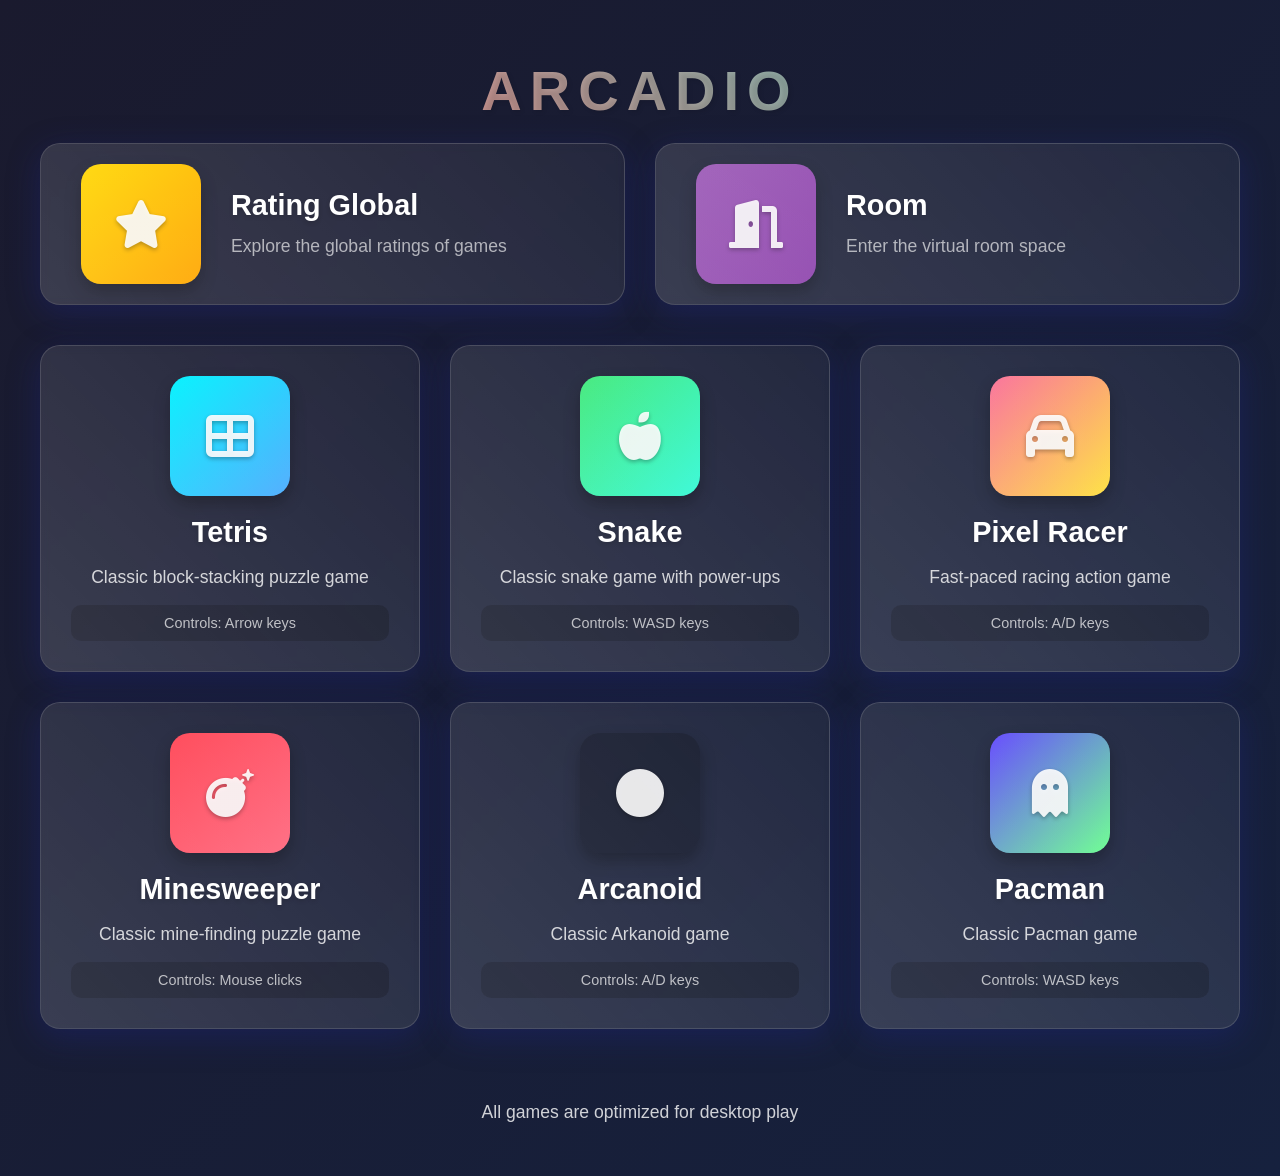
<file: arcadio/index.html>
<!DOCTYPE html>
<html lang="en">
<head>
    <meta charset="UTF-8">
    <meta name="viewport" content="width=device-width, initial-scale=1.0">
    <title>Arcadia Games</title>
    <link rel="stylesheet" href="style.css">
    <link rel="stylesheet" href="https://cdnjs.cloudflare.com/ajax/libs/font-awesome/6.0.0/css/all.min.css">
    <script>
        function isMobileDevice() {
            return /Mobi|Android/i.test(navigator.userAgent);
        }

        window.onload = function() {
            if (isMobileDevice()) {
                // Open the PC.html modal
                window.open('PC/PC.html', '_blank');
            }
        };
    </script>
</head>
<body>
    <div class="container">
        <h1>ARCADIO</h1>
        <div class="services-section">
            <div class="game-card rating-card" onclick="location.href='rating/index.html'">
                <div class="game-icon rating-icon">
                    <i class="fas fa-star"></i>
                </div>
                <div class="card-content">
                    <h2>Rating Global</h2>
                    <p>Explore the global ratings of games</p>
                </div>
            </div>
            <div class="game-card room-card" onclick="location.href='room/index.html'">
                <div class="game-icon room-icon">
                    <i class="fas fa-door-open"></i>
                </div>
                <div class="card-content">
                    <h2>Room</h2>
                    <p>Enter the virtual room space</p>
                </div>
            </div>
        </div>
        <div class="games-grid">
            <div class="game-card" onclick="location.href='games/tetris/index.html'">
                <div class="game-icon tetris-icon">
                    <i class="fas fa-th-large"></i>
                </div>
                <h2>Tetris</h2>
                <p>Classic block-stacking puzzle game</p>
                <div class="game-controls">Controls: Arrow keys</div>
            </div>
            
            <div class="game-card" onclick="location.href='games/snake/index.html'">
                <div class="game-icon snake-icon">
                    <i class="fas fa-apple-alt"></i>
                </div>
                <h2>Snake</h2>
                <p>Classic snake game with power-ups</p>
                <div class="game-controls">Controls: WASD keys</div>
            </div>
            
            <div class="game-card" onclick="location.href='games/care/index.html'">
                <div class="game-icon racing-icon">
                    <i class="fas fa-car"></i>
                </div>
                <h2>Pixel Racer</h2>
                <p>Fast-paced racing action game</p>
                <div class="game-controls">Controls: A/D keys</div>
            </div>

            <div class="game-card" onclick="location.href='games/minesweeper/index.html'">
                <div class="game-icon minesweeper-icon">
                    <i class="fas fa-bomb"></i>
                </div>
                <h2>Minesweeper</h2>
                <p>Classic mine-finding puzzle game</p>
                <div class="game-controls">Controls: Mouse clicks</div>
            </div>

            <div class="game-card" onclick="location.href='games/arcanoid/index.html'">
                <div class="game-icon arcanoid-icon">
                    <i class="fas fa-circle"></i> <!-- Заменяем на иконку шарика -->
                </div>
                <h2>Arcanoid</h2>
                <p>Classic Arkanoid game</p>
                <div class="game-controls">Controls: A/D keys</div>
            </div>

            <div class="game-card" onclick="location.href='games/pacman/index.html'">
                <div class="game-icon pacman-icon">
                    <i class="fas fa-ghost"></i> 
                </div>
                <h2>Pacman</h2>
                <p>Classic Pacman game</p>
                <div class="game-controls">Controls: WASD keys</div>
            </div>
        </div>
        
        <footer>
            <p>All games are optimized for desktop play</p>
        </footer>
    </div>
</body>
</html>
</file>
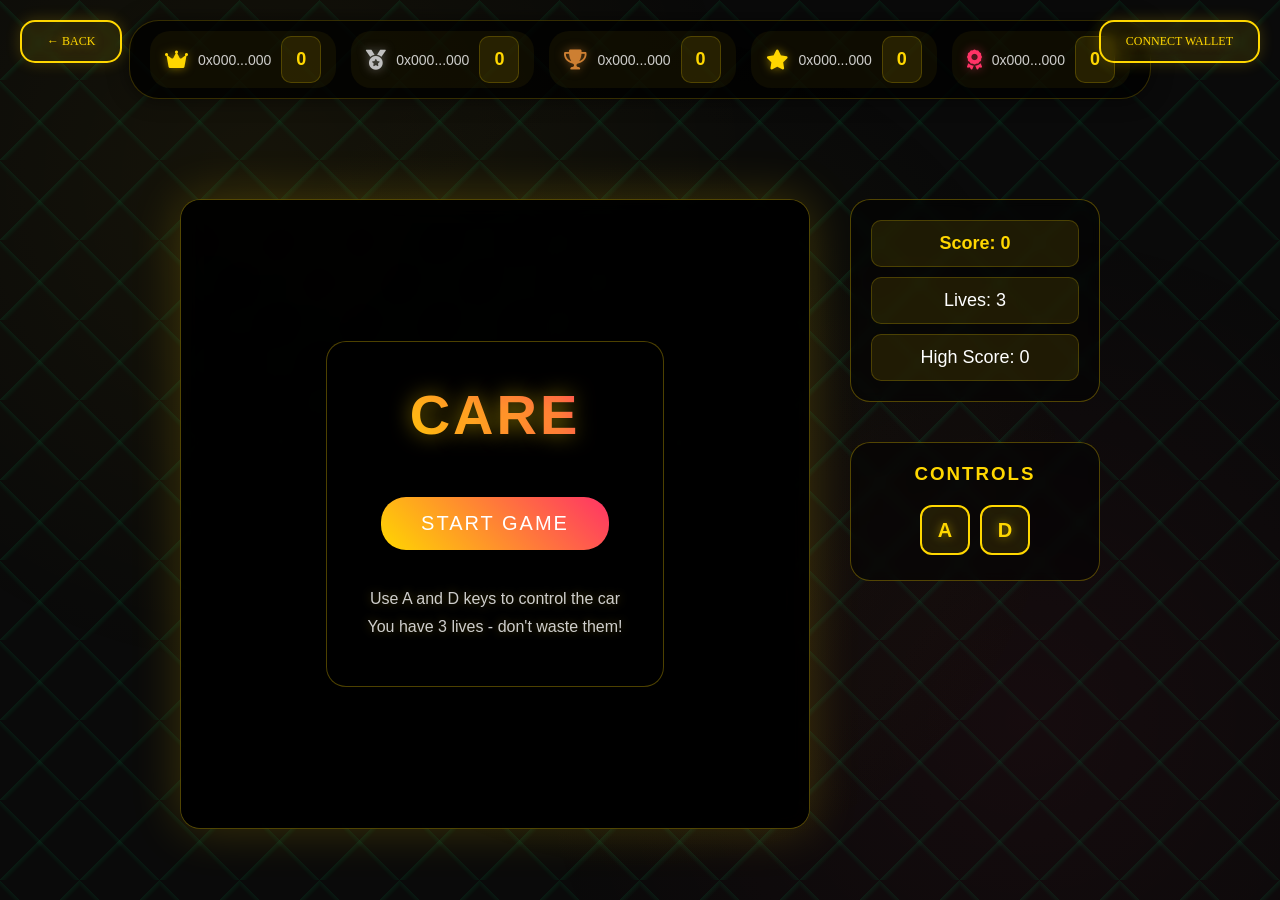
<file: arcadio/games/care/index.html>
<!DOCTYPE html>
<html lang="en">
<head>
    <meta charset="UTF-8">
    <meta name="viewport" content="width=device-width, initial-scale=1.0, maximum-scale=1.0, user-scalable=no">
    <title>Pixel Racer</title>
    <link rel="stylesheet" href="css/style.css">
    <link rel="stylesheet" href="https://cdnjs.cloudflare.com/ajax/libs/font-awesome/6.0.0/css/all.min.css">
</head>
<body>
    <div id="mobileOverlay" class="mobile-overlay">
        <div class="mobile-message">
            <i class="fas fa-car"></i>
            <h2>PC Only Game</h2>
            <p>This game is only available on desktop computers.</p>
            <p>Please open it on your PC to play.</p>
        </div>
    </div>
    <div class="game-container">
        <div class="ranking-bar">
            <div class="rank-item">
                <i class="fas fa-crown"></i>
                <span class="wallet">0x000...000</span>
                <span class="score">0</span>
            </div>
            <div class="rank-item">
                <i class="fas fa-medal"></i>
                <span class="wallet">0x000...000</span>
                <span class="score">0</span>
            </div>
            <div class="rank-item">
                <i class="fas fa-trophy"></i>
                <span class="wallet">0x000...000</span>
                <span class="score">0</span>
            </div>
            <div class="rank-item">
                <i class="fas fa-star"></i>
                <span class="wallet">0x000...000</span>
                <span class="score">0</span>
            </div>
            <div class="rank-item">
                <i class="fas fa-award"></i>
                <span class="wallet">0x000...000</span>
                <span class="score">0</span>
            </div>
        </div>
        <button id="walletButton" class="wallet-button" onclick="walletConnection.connectWallet()">Connect Wallet</button>
        <a href="../../index.html" class="back-button">← Back</a>

        <div class="game-wrapper">
            <div class="side-panel">
                <div class="score-container">
                    <div class="score">Score: <span id="score">0</span></div>
                    <div class="lives">Lives: <span id="lives">3</span></div>
                    <div class="high-score">High Score: <span id="highScore">0</span></div>
                </div>
                
                <div class="controls">
                    <h3>Controls</h3>
                    <div class="control-row">
                    </div>
                    <div class="control-row">
                        <button class="control-btn" data-key="KeyA">A</button>
                        <button class="control-btn" data-key="KeyD">D</button>
                    </div>
                </div>
            </div>

            <div class="game-board">
                <canvas id="gameCanvas"></canvas>
                <div class="continue-overlay" id="continueOverlay">
                    
                </div>
                <div class="overlay" id="overlay">
                    <div class="menu">
                        <h1>CARE</h1>
                        <button id="startGame" class="btn">Start Game</button>
                        <div class="instructions">
                            <p>Use A and D keys to control the car</p>
                            <p>You have 3 lives - don't waste them!</p>
                        </div>
                    </div>
                </div>
            </div>
        </div>
    </div>

    <!-- Audio elements -->
    <audio id="gameMusic" loop>
        <source src="Run.mp3" type="audio/mpeg">
    </audio>
    <audio id="crashSound">
        <source src="Dead.mp3" type="audio/mpeg">
    </audio>

    <!-- Scripts -->
    <script src="js/wallet.js"></script>
    <script src="js/game.js"></script>
    <script src="js/app.js"></script>
</body>
</html>
</file>
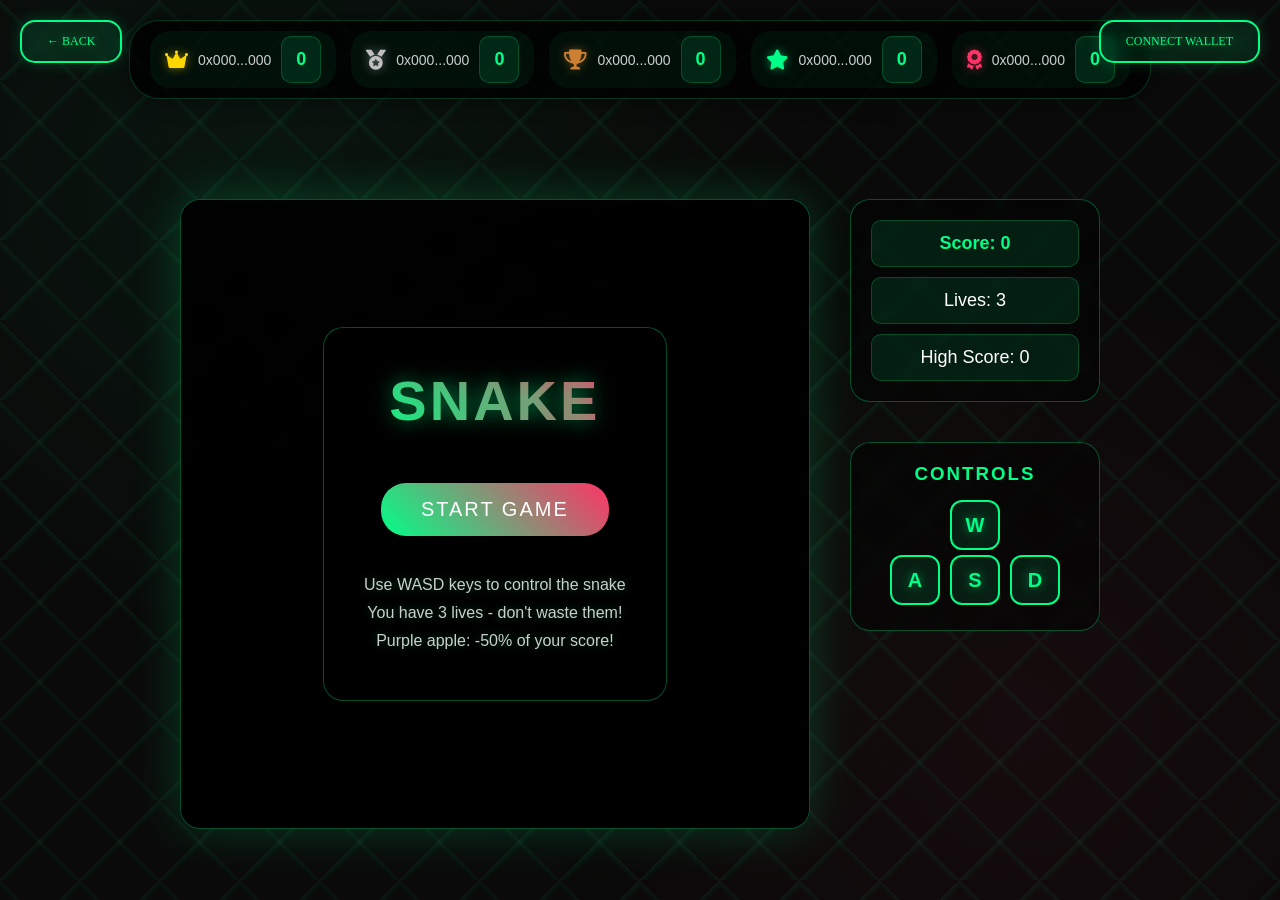
<file: arcadio/games/snake/index.html>
<!DOCTYPE html>
<html lang="en">
<head>
    <meta charset="UTF-8">
    <meta name="viewport" content="width=device-width, initial-scale=1.0, maximum-scale=1.0, user-scalable=no">
    <title>Snake - Arcade Games</title>
    <link rel="stylesheet" href="css/style.css">
    <link rel="stylesheet" href="https://cdnjs.cloudflare.com/ajax/libs/font-awesome/6.0.0/css/all.min.css">
</head>
<body>
    <div id="mobileOverlay" class="mobile-overlay">
        <div class="mobile-message">
            <i class="fas fa-apple-alt"></i>
            <h2>PC Only Game</h2>
            <p>This game is only available on desktop computers.</p>
            <p>Please open it on your PC to play.</p>
        </div>
    </div>
    <div class="game-container">
        <div class="ranking-bar">
            <div class="rank-item">
                <i class="fas fa-crown"></i>
                <span class="wallet">0x000...000</span>
                <span class="score">0</span>
            </div>
            <div class="rank-item">
                <i class="fas fa-medal"></i>
                <span class="wallet">0x000...000</span>
                <span class="score">0</span>
            </div>
            <div class="rank-item">
                <i class="fas fa-trophy"></i>
                <span class="wallet">0x000...000</span>
                <span class="score">0</span>
            </div>
            <div class="rank-item">
                <i class="fas fa-star"></i>
                <span class="wallet">0x000...000</span>
                <span class="score">0</span>
            </div>
            <div class="rank-item">
                <i class="fas fa-award"></i>
                <span class="wallet">0x000...000</span>
                <span class="score">0</span>
            </div>
        </div>
        <button id="walletButton" class="wallet-button" onclick="walletConnection.connectWallet()">Connect Wallet</button>
        <a href="../../index.html" class="back-button">← Back</a>
        
        <audio id="gameMusic" loop>
            <source src="SnakeRun.mp3" type="audio/mpeg">
        </audio>
        <audio id="deadSound">
            <source src="SnakeDead.mp3" type="audio/mpeg">
        </audio>

        
        <div class="game-wrapper">
            <div class="side-panel">
                <div class="score-container">
                    <div class="score">Score: <span id="score">0</span></div>
                    <div class="lives">Lives: <span id="lives">3</span></div>
                    <div class="high-score">High Score: <span id="highScore">0</span></div>
                </div>
                
                <div class="controls">
                    <h3>Controls</h3>
                    <div class="control-row">
                        <button class="control-btn" data-key="KeyW">W</button>
                    </div>
                    <div class="control-row">
                        <button class="control-btn" data-key="KeyA">A</button>
                        <button class="control-btn" data-key="KeyS">S</button>
                        <button class="control-btn" data-key="KeyD">D</button>
                    </div>
                </div>
            </div>

            <div class="game-board">
                <canvas id="gameCanvas"></canvas>
                <div class="continue-overlay" id="continueOverlay">
                    <div class="menu">
                        <h1>GAME OVER</h1>
                        <button id="continueGame" class="btn">Continue</button>
                    </div>
                </div>
                <div class="overlay" id="overlay">
                    <div class="menu">
                        <h1>SNAKE</h1>
                        <button id="startGame" class="btn">Start Game</button>
                        <div class="instructions">
                            <p>Use WASD keys to control the snake</p>
                            <p>You have 3 lives - don't waste them!</p>
                            <p>Purple apple: -50% of your score!</p>
                        </div>
                    </div>
                </div>
            </div>
        </div>
    </div>

    <script>
    if (!CanvasRenderingContext2D.prototype.roundRect) {
        CanvasRenderingContext2D.prototype.roundRect = function(x, y, width, height, radius) {
            if (width < 2 * radius) radius = width / 2;
            if (height < 2 * radius) radius = height / 2;
            this.beginPath();
            this.moveTo(x + radius, y);
            this.arcTo(x + width, y, x + width, y + height, radius);
            this.arcTo(x + width, y + height, x, y + height, radius);
            this.arcTo(x, y + height, x, y, radius);
            this.arcTo(x, y, x + width, y, radius);
            this.closePath();
            return this;
        };
    }
    </script>
    <script src="js/wallet.js"></script>
    <script src="js/game.js"></script>
    <script src="js/app.js"></script>
</body>
</html>
</file>
<file: arcadio/style.css>
body {
    display: flex;
    justify-content: center;
    align-items: center;
    min-height: 100vh;
    margin: 0;
    background: linear-gradient(135deg, #1a1a2e 0%, #16213e 100%);
    font-family: 'Segoe UI', Tahoma, Geneva, Verdana, sans-serif;
    color: #fff;
    padding: 20px;
}

.container {
    text-align: center;
    max-width: 1200px;
    width: 100%;
}

h1 {
    font-size: 3.5rem;
    margin-bottom: 20px;
    background: linear-gradient(45deg, #ff6b6b, #4ecdc4);
    -webkit-background-clip: text;
    -webkit-text-fill-color: transparent;
    text-shadow: 2px 2px 4px rgba(0, 0, 0, 0.1);
    letter-spacing: 8px;
}

.services-section {
    display: flex;
    gap: 30px;
    margin: 0 auto 40px;
    max-width: 1200px;
}

.services-section .game-card {
    flex: 1;
    display: flex;
    align-items: center;
    padding: 20px 40px;
    text-align: left;
}

.services-section .game-icon {
    margin: 0 30px 0 0;
    flex-shrink: 0;
}

.card-content {
    display: flex;
    flex-direction: column;
    gap: 12px;
}

.card-content h2 {
    margin: 0;
    line-height: 1.2;
}

.card-content p {
    margin: 0;
    opacity: 0.8;
    line-height: 1.4;
}

.games-grid {
    display: grid;
    grid-template-columns: repeat(auto-fit, minmax(300px, 1fr));
    gap: 30px;
    margin-bottom: 40px;
}

.game-card {
    background: rgba(255, 255, 255, 0.05);
    border-radius: 20px;
    padding: 30px;
    cursor: pointer;
    transition: all 0.3s ease;
    box-shadow: 0 8px 32px 0 rgba(31, 38, 135, 0.37);
    backdrop-filter: blur(4px);
    border: 1px solid rgba(255, 255, 255, 0.18);
    position: relative;
    overflow: hidden;
}

.game-card::before {
    content: '';
    position: absolute;
    top: 0;
    left: 0;
    width: 100%;
    height: 100%;
    background: linear-gradient(45deg, 
        rgba(255, 255, 255, 0.1) 0%, 
        rgba(255, 255, 255, 0) 100%);
    z-index: 1;
}

.game-card:hover {
    transform: translateY(-10px);
    box-shadow: 0 15px 45px rgba(0, 0, 0, 0.2);
    background: rgba(255, 255, 255, 0.1);
}

.game-icon {
    width: 120px;
    height: 120px;
    margin: 0 auto 20px;
    border-radius: 20px;
    display: flex;
    align-items: center;
    justify-content: center;
    font-size: 3rem;
    position: relative;
    background: rgba(0, 0, 0, 0.2);
    box-shadow: 0 8px 16px rgba(0, 0, 0, 0.3);
}

.tetris-icon {
    background: linear-gradient(135deg, #00f2fe 0%, #4facfe 100%);
}

.snake-icon {
    background: linear-gradient(135deg, #43e97b 0%, #38f9d7 100%);
}

.racing-icon {
    background: linear-gradient(135deg, #fa709a 0%, #fee140 100%);
}

.minesweeper-icon {
    background: linear-gradient(135deg, #ff4757 0%, #ff6b81 100%);
}

.pacman-icon {
    background: linear-gradient(135deg, #6347ff 0%, #6bff90 100%);
}

.rating-icon {
    background: linear-gradient(135deg, #ffd700 0%, #ffa500 100%);
}

.room-icon {
    background: linear-gradient(135deg, #9b59b6 0%, #8e44ad 100%);
}

.game-icon i {
    color: rgba(255, 255, 255, 0.9);
    text-shadow: 0 2px 4px rgba(0, 0, 0, 0.3);
}

h2 {
    margin: 15px 0;
    font-size: 1.8rem;
    color: #fff;
    text-shadow: 0 2px 4px rgba(0, 0, 0, 0.2);
}

p {
    font-size: 1.1rem;
    color: rgba(255, 255, 255, 0.8);
    margin: 10px 0;
    line-height: 1.5;
}

.game-controls {
    margin-top: 15px;
    padding: 10px;
    background: rgba(0, 0, 0, 0.2);
    border-radius: 10px;
    font-size: 0.9rem;
    color: rgba(255, 255, 255, 0.7);
}

footer {
    margin-top: 40px;
    padding: 20px;
    color: rgba(255, 255, 255, 0.5);
    font-size: 0.9rem;
}

/* Back button styles for individual games */
.back-button {
    position: absolute;
    top: 20px;
    left: 20px;
    color: #fff;
    text-decoration: none;
    font-size: 1.1rem;
    padding: 10px 20px;
    background: rgba(255, 255, 255, 0.1);
    border-radius: 8px;
    transition: all 0.3s ease;
    z-index: 1000;
}

.back-button:hover {
    background: rgba(255, 255, 255, 0.2);
    transform: translateX(-5px);
}

/* Responsive Design */
@media (max-width: 768px) {
    body {
        padding: 10px;
    }

    h1 {
        font-size: 2.5rem;
        letter-spacing: 4px;
    }

    .services-section {
        flex-direction: column;
    }

    .services-section .game-card {
        flex-direction: column;
        text-align: center;
        padding: 20px;
    }

    .services-section .game-icon {
        margin: 0 auto 20px;
    }

    .card-content {
        text-align: center;
    }

    .games-grid {
        grid-template-columns: 1fr;
        gap: 20px;
    }

    .game-card {
        padding: 20px;
    }

    .game-icon {
        width: 100px;
        height: 100px;
        font-size: 2.5rem;
    }
}
</file>
<file: arcadio/games/care/css/style.css>
:root {
    --primary-color: #FFD700;
    --secondary-color: #1a1a1a;
    --accent-color: #ff3366;
    --text-color: #ffffff;
    --bg-color: #0a0a0a;
}

.wallet-button, .back-button {
    position: absolute;
    top: 20px;
    padding: 12px 25px;
    background: rgba(255, 215, 0, 0.1);
    color: var(--primary-color);
    border: 2px solid var(--primary-color);
    border-radius: 15px;
    cursor: pointer;
    font-family: 'Press Start 2P', cursive;
    font-size: 12px;
    text-transform: uppercase;
    text-decoration: none;
    transition: all 0.3s ease;
    backdrop-filter: blur(5px);
    box-shadow: 0 0 15px rgba(255, 215, 0, 0.2);
    text-shadow: 0 0 10px rgba(255, 215, 0, 0.5);
}

.wallet-button {
    right: 20px;
}

.back-button {
    left: 20px;
}

.wallet-button:hover, .back-button:hover {
    background: rgba(255, 215, 0, 0.2);
    transform: translateY(-2px);
    box-shadow: 0 0 20px rgba(255, 215, 0, 0.4);
}

.wallet-button:active, .back-button:active {
    transform: translateY(1px);
}

.wallet-button.connected {
    background: rgba(255, 215, 0, 0.3);
    border-color: var(--primary-color);
    box-shadow: 0 0 25px rgba(255, 215, 0, 0.5);
}

* {
    margin: 0;
    padding: 0;
    box-sizing: border-box;
    font-family: 'Arial', sans-serif;
    -webkit-tap-highlight-color: transparent;
    touch-action: manipulation;
}

body {
    background-color: var(--bg-color);
    color: var(--text-color);
    min-height: 100vh;
    display: flex;
    justify-content: center;
    align-items: center;
    position: relative;
    overflow: hidden;
}

/* Background Animation */
body::before {
    content: '';
    position: fixed;
    top: 0;
    left: 0;
    width: 100%;
    height: 100%;
    background: 
        linear-gradient(45deg, transparent 45%, rgba(0, 255, 136, 0.1) 50%, transparent 50%),
        linear-gradient(-45deg, transparent 45%, rgba(0, 255, 136, 0.1) 50%, transparent 50%),
        radial-gradient(circle at 50% 50%, rgba(206, 203, 31, 0.05) 0%, transparent 60%);
    background-size: 80px 80px, 80px 80px, 100% 100%;
    animation: bgMove 20s linear infinite;
    z-index: -1;
    opacity: 0.7;
}

body::after {
    content: '';
    position: fixed;
    top: 0;
    left: 0;
    width: 100%;
    height: 100%;
    background: 
        radial-gradient(circle at 20% 20%, rgba(255, 215, 0, 0.05) 0%, transparent 40%),
        radial-gradient(circle at 80% 80%, rgba(255, 51, 102, 0.05) 0%, transparent 40%);
    z-index: -2;
    pointer-events: none;
}

@keyframes bgMove {
    0% { background-position: 0 0, 0 0, center center; }
    100% { background-position: 60px 60px, 60px 60px, center center; }
}

@keyframes float {
    0% { transform: translateY(0px); }
    50% { transform: translateY(-10px); }
    100% { transform: translateY(0px); }
}

@keyframes glowPulse {
    0% { box-shadow: 0 0 30px rgba(255, 215, 0, 0.3); }
    50% { box-shadow: 0 0 50px rgba(255, 215, 0, 0.4); }
    100% { box-shadow: 0 0 30px rgba(255, 215, 0, 0.3); }
}

.game-container {
    width: 100%;
    height: 100vh;
    display: flex;
    flex-direction: column;
    align-items: center;
    justify-content: flex-start;
    padding: 20px;
    position: relative;
}

.ranking-bar {
    display: flex;
    justify-content: center;
    gap: 15px;
    background: rgba(0, 0, 0, 0.8);
    padding: 10px 20px;
    border-radius: 30px;
    margin-bottom: 20px;
    border: 1px solid rgba(255, 215, 0, 0.2);
    box-shadow: 0 0 20px rgba(0, 0, 0, 0.5);
}

.rank-item {
    display: flex;
    align-items: center;
    gap: 10px;
    padding: 5px 15px;
    background: rgba(255, 215, 0, 0.05);
    border-radius: 20px;
    transition: all 0.3s ease;
}

.rank-item:hover {
    background: rgba(255, 215, 0, 0.1);
    transform: translateY(-2px);
}

.rank-item i {
    font-size: 20px;
}

.rank-item:nth-child(1) i {
    color: #ffd700;
    text-shadow: 0 0 10px rgba(255, 215, 0, 0.5);
}

.rank-item:nth-child(2) i {
    color: #c0c0c0;
    text-shadow: 0 0 10px rgba(192, 192, 192, 0.5);
}

.rank-item:nth-child(3) i {
    color: #cd7f32;
    text-shadow: 0 0 10px rgba(205, 127, 50, 0.5);
}

.rank-item:nth-child(4) i {
    color: #ffd700;
    text-shadow: 0 0 10px rgba(255, 215, 0, 0.5);
}

.rank-item:nth-child(5) i {
    color: #ff3366;
    text-shadow: 0 0 10px rgba(255, 51, 102, 0.5);
}

.wallet {
    color: var(--text-color);
    font-size: 14px;
    opacity: 0.8;
}

.score {
    color: var(--primary-color);
    font-weight: bold;
    font-size: 16px;
    min-width: 40px;
    text-align: right;
}

.top-bar {
    position: fixed;
    top: 20px;
    left: 0;
    right: 0;
    display: flex;
    justify-content: space-between;
    align-items: center;
    padding: 0 20px;
    z-index: 100;
}

.music-controls {
    display: flex;
    gap: 10px;
    align-items: center;
}

.music-btn {
    background: linear-gradient(45deg, var(--primary-color), var(--accent-color));
    border: none;
    border-radius: 50%;
    width: 40px;
    height: 40px;
    color: var(--text-color);
    cursor: pointer;
    display: flex;
    align-items: center;
    justify-content: center;
    transition: all 0.3s ease;
    box-shadow: 0 4px 15px rgba(255, 215, 0, 0.2);
}

.music-btn:hover {
    transform: translateY(-2px);
    box-shadow: 0 6px 20px rgba(255, 215, 0, 0.4);
}

.music-btn.muted i::before {
    content: "\f6a9";
}

.game-wrapper {
    display: flex;
    gap: 40px;
    align-items: flex-start;
    justify-content: center;
    width: 100%;
    max-width: 1400px;
    margin-top: 80px;
}

.side-panel {
    display: flex;
    flex-direction: column;
    gap: 20px;
    width: 250px;
    order: 2;
}

.score-container {
    background: rgba(0, 0, 0, 0.5);
    padding: 20px;
    border-radius: 20px;
    backdrop-filter: blur(5px);
    border: 1px solid rgba(255, 215, 0, 0.3);
    margin-bottom: 20px;
}

.score, .lives, .high-score {
    font-size: 18px;
    text-align: center;
    padding: 12px;
    background: rgba(255, 215, 0, 0.1);
    border-radius: 10px;
    margin-bottom: 10px;
    border: 1px solid rgba(255, 215, 0, 0.2);
}

.score:last-child, .lives:last-child, .high-score:last-child {
    margin-bottom: 0;
}

.game-board {
    width: min(70vh, 70vw);
    aspect-ratio: 1;
    background: rgba(0, 0, 0, 0.5);
    border-radius: 20px;
    overflow: hidden;
    box-shadow: 0 0 50px rgba(255, 215, 0, 0.2);
    border: 1px solid rgba(255, 215, 0, 0.3);
    backdrop-filter: blur(10px);
    position: relative;
    order: 1;
}

#gameCanvas {
    width: 100%;
    height: 100%;
    display: block;
}

.controls {
    background: rgba(0, 0, 0, 0.5);
    padding: 20px;
    border-radius: 20px;
    backdrop-filter: blur(5px);
    border: 1px solid rgba(255, 215, 0, 0.3);
}

.controls h3 {
    color: var(--primary-color);
    margin-bottom: 15px;
    text-align: center;
    text-transform: uppercase;
    letter-spacing: 2px;
}

.control-row {
    display: flex;
    justify-content: center;
    gap: 10px;
    margin: 5px 0;
}

.control-btn {
    width: 50px;
    height: 50px;
    border: 2px solid var(--primary-color);
    background: rgba(255, 215, 0, 0.1);
    border-radius: 12px;
    color: var(--primary-color);
    font-size: 20px;
    font-weight: bold;
    cursor: pointer;
    transition: all 0.3s ease;
    text-shadow: 0 0 10px rgba(255, 215, 0, 0.5);
}

.control-btn:hover {
    background: var(--primary-color);
    color: var(--bg-color);
    box-shadow: 0 0 20px rgba(255, 215, 0, 0.4);
}

.control-btn:active {
    transform: scale(0.95);
}

.overlay, .continue-overlay {
    position: absolute;
    top: 0;
    left: 0;
    width: 100%;
    height: 100%;
    background: rgba(0, 0, 0, 0.8);
    display: flex;
    justify-content: center;
    align-items: center;
    backdrop-filter: blur(10px);
}

.continue-overlay {
    display: none;
    background: rgba(0, 0, 0, 0.6);
}

.menu {
    text-align: center;
    padding: 40px;
    background: rgba(0, 0, 0, 0.8);
    border-radius: 20px;
    border: 1px solid rgba(255, 215, 0, 0.3);
    animation: menuAppear 0.5s ease-out;
    backdrop-filter: blur(10px);
}

@keyframes menuAppear {
    from {
        transform: scale(0.8);
        opacity: 0;
    }
    to {
        transform: scale(1);
        opacity: 1;
    }
}

.menu h1 {
    font-size: 3.5em;
    margin-bottom: 30px;
    background: linear-gradient(45deg, var(--primary-color), var(--accent-color));
    -webkit-background-clip: text;
    -webkit-text-fill-color: transparent;
    text-shadow: 0 0 20px rgba(255, 215, 0, 0.5);
    letter-spacing: 3px;
}

.btn {
    background: linear-gradient(45deg, var(--primary-color), var(--accent-color));
    border: none;
    border-radius: 25px;
    padding: 15px 40px;
    font-size: 20px;
    color: var(--text-color);
    cursor: pointer;
    margin: 20px 0;
    transition: all 0.3s ease;
    text-transform: uppercase;
    letter-spacing: 2px;
}

.btn:hover {
    transform: translateY(-2px);
    box-shadow: 0 6px 20px rgba(255, 215, 0, 0.4);
}

.instructions {
    margin-top: 20px;
    font-size: 16px;
    color: rgba(255, 255, 255, 0.8);
}

.instructions p {
    margin: 10px 0;
    text-shadow: 0 0 10px rgba(255, 215, 0, 0.3);
}

/* Mobile Overlay */
.mobile-overlay {
    position: fixed;
    top: 0;
    left: 0;
    width: 100%;
    height: 100%;
    background: rgba(0, 0, 0, 0.95);
    display: none;
    justify-content: center;
    align-items: center;
    z-index: 9999;
    backdrop-filter: blur(10px);
}

.mobile-message {
    text-align: center;
    padding: 40px;
    background: rgba(255, 215, 0, 0.1);
    border-radius: 20px;
    border: 1px solid var(--primary-color);
    max-width: 90%;
    animation: glowPulse 2s infinite;
}

.mobile-message i {
    font-size: 48px;
    color: var(--primary-color);
    margin-bottom: 20px;
    text-shadow: 0 0 20px rgba(255, 215, 0, 0.5);
    animation: float 3s ease-in-out infinite;
}

.mobile-message h2 {
    font-size: 24px;
    color: var(--primary-color);
    margin-bottom: 15px;
}

.mobile-message p {
    color: var(--text-color);
    margin: 10px 0;
    font-size: 16px;
}

/* Responsive Design */
@media (max-width: 1200px) {
    .game-wrapper {
        padding: 0 20px;
    }
}

@media (max-width: 900px) {
    .mobile-overlay {
        display: flex;
    }
    
    .game-container {
        display: none;
    }
}
</file>
<file: arcadio/games/snake/css/style.css>
:root {
    --primary-color: #00ff88;
    --secondary-color: #1a1a1a;
    --accent-color: #ff3366;
    --text-color: #ffffff;
    --bg-color: #0a0a0a;
}

.wallet-button, .back-button {
    position: absolute;
    top: 20px;
    padding: 12px 25px;
    background: rgba(0, 255, 136, 0.1);
    color: var(--primary-color);
    border: 2px solid var(--primary-color);
    border-radius: 15px;
    cursor: pointer;
    font-family: 'Press Start 2P', cursive;
    font-size: 12px;
    text-transform: uppercase;
    text-decoration: none;
    transition: all 0.3s ease;
    backdrop-filter: blur(5px);
    box-shadow: 0 0 15px rgba(0, 255, 136, 0.2);
    text-shadow: 0 0 10px rgba(0, 255, 136, 0.5);
}

.wallet-button {
    right: 20px;
}

.back-button {
    left: 20px;
}

.wallet-button:hover, .back-button:hover {
    background: rgba(0, 255, 136, 0.2);
    transform: translateY(-2px);
    box-shadow: 0 0 20px rgba(0, 255, 136, 0.4);
}

.wallet-button:active, .back-button:active {
    transform: translateY(1px);
}

.wallet-button.connected {
    background: rgba(0, 255, 136, 0.3);
    border-color: var(--primary-color);
    box-shadow: 0 0 25px rgba(0, 255, 136, 0.5);
}

* {
    margin: 0;
    padding: 0;
    box-sizing: border-box;
    font-family: 'Arial', sans-serif;
    -webkit-tap-highlight-color: transparent;
    touch-action: manipulation;
}

body {
    background-color: var(--bg-color);
    color: var(--text-color);
    min-height: 100vh;
    display: flex;
    justify-content: center;
    align-items: center;
    position: relative;
    overflow: hidden;
}

/* Background Animation */
body::before {
    content: '';
    position: fixed;
    top: 0;
    left: 0;
    width: 100%;
    height: 100%;
    background: 
        linear-gradient(45deg, transparent 45%, rgba(0, 255, 136, 0.1) 50%, transparent 50%),
        linear-gradient(-45deg, transparent 45%, rgba(0, 255, 136, 0.1) 50%, transparent 50%),
        radial-gradient(circle at 50% 50%, rgba(3, 175, 55, 0.05) 0%, transparent 60%);
    background-size: 80px 80px, 80px 80px, 100% 100%;
    animation: bgMove 20s linear infinite;
    z-index: -1;
    opacity: 0.7;
}

body::after {
    content: '';
    position: fixed;
    top: 0;
    left: 0;
    width: 100%;
    height: 100%;
    background: 
        radial-gradient(circle at 20% 20%, rgba(0, 255, 136, 0.05) 0%, transparent 40%),
        radial-gradient(circle at 80% 80%, rgba(255, 51, 102, 0.05) 0%, transparent 40%);
    z-index: -2;
    pointer-events: none;
}

@keyframes bgMove {
    0% { background-position: 0 0, 0 0, center center; }
    100% { background-position: 60px 60px, 60px 60px, center center; }
}

@keyframes float {
    0% { transform: translateY(0px); }
    50% { transform: translateY(-10px); }
    100% { transform: translateY(0px); }
}

@keyframes glowPulse {
    0% { box-shadow: 0 0 30px rgba(0, 255, 136, 0.3); }
    50% { box-shadow: 0 0 50px rgba(0, 255, 136, 0.4); }
    100% { box-shadow: 0 0 30px rgba(0, 255, 136, 0.3); }
}

.game-container {
    width: 100%;
    height: 100vh;
    display: flex;
    flex-direction: column;
    align-items: center;
    justify-content: flex-start;
    padding: 20px;
    position: relative;
}

.ranking-bar {
    display: flex;
    justify-content: center;
    gap: 15px;
    background: rgba(0, 0, 0, 0.8);
    padding: 10px 20px;
    border-radius: 30px;
    margin-bottom: 20px;
    border: 1px solid rgba(0, 255, 136, 0.2);
    box-shadow: 0 0 20px rgba(0, 0, 0, 0.5);
}

.rank-item {
    display: flex;
    align-items: center;
    gap: 10px;
    padding: 5px 15px;
    background: rgba(0, 255, 136, 0.05);
    border-radius: 20px;
    transition: all 0.3s ease;
}

.rank-item:hover {
    background: rgba(0, 255, 136, 0.1);
    transform: translateY(-2px);
}

.rank-item i {
    font-size: 20px;
}

.rank-item:nth-child(1) i {
    color: #ffd700;
    text-shadow: 0 0 10px rgba(255, 215, 0, 0.5);
}

.rank-item:nth-child(2) i {
    color: #c0c0c0;
    text-shadow: 0 0 10px rgba(192, 192, 192, 0.5);
}

.rank-item:nth-child(3) i {
    color: #cd7f32;
    text-shadow: 0 0 10px rgba(205, 127, 50, 0.5);
}

.rank-item:nth-child(4) i {
    color: #00ff88;
    text-shadow: 0 0 10px rgba(0, 255, 136, 0.5);
}

.rank-item:nth-child(5) i {
    color: #ff3366;
    text-shadow: 0 0 10px rgba(255, 51, 102, 0.5);
}

.wallet {
    color: var(--text-color);
    font-size: 14px;
    opacity: 0.8;
}

.score {
    color: var(--primary-color);
    font-weight: bold;
    font-size: 16px;
    min-width: 40px;
    text-align: right;
}

.top-bar {
    position: fixed;
    top: 20px;
    left: 0;
    right: 0;
    display: flex;
    justify-content: space-between;
    align-items: center;
    padding: 0 20px;
    z-index: 100;
}

.music-controls {
    display: flex;
    gap: 10px;
    align-items: center;
}

.music-btn {
    background: linear-gradient(45deg, var(--primary-color), var(--accent-color));
    border: none;
    border-radius: 50%;
    width: 40px;
    height: 40px;
    color: var(--text-color);
    cursor: pointer;
    display: flex;
    align-items: center;
    justify-content: center;
    transition: all 0.3s ease;
    box-shadow: 0 4px 15px rgba(0, 255, 136, 0.2);
}

.music-btn:hover {
    transform: translateY(-2px);
    box-shadow: 0 6px 20px rgba(0, 255, 136, 0.4);
}

.music-btn.muted i::before {
    content: "\f6a9";
}

.game-wrapper {
    display: flex;
    gap: 40px;
    align-items: flex-start;
    justify-content: center;
    width: 100%;
    max-width: 1400px;
    margin-top: 80px;
}

.side-panel {
    display: flex;
    flex-direction: column;
    gap: 20px;
    width: 250px;
    order: 2;
}

.score-container {
    background: rgba(0, 0, 0, 0.5);
    padding: 20px;
    border-radius: 20px;
    backdrop-filter: blur(5px);
    border: 1px solid rgba(0, 255, 136, 0.3);
    margin-bottom: 20px;
}

.score, .lives, .high-score {
    font-size: 18px;
    text-align: center;
    padding: 12px;
    background: rgba(0, 255, 136, 0.1);
    border-radius: 10px;
    margin-bottom: 10px;
    border: 1px solid rgba(0, 255, 136, 0.2);
}

.score:last-child, .lives:last-child, .high-score:last-child {
    margin-bottom: 0;
}

.game-board {
    width: min(70vh, 70vw);
    aspect-ratio: 1;
    background: rgba(0, 0, 0, 0.5);
    border-radius: 20px;
    overflow: hidden;
    box-shadow: 0 0 50px rgba(0, 255, 136, 0.2);
    border: 1px solid rgba(0, 255, 136, 0.3);
    backdrop-filter: blur(10px);
    position: relative;
    order: 1;
}

#gameCanvas {
    width: 100%;
    height: 100%;
    display: block;
}

.controls {
    background: rgba(0, 0, 0, 0.5);
    padding: 20px;
    border-radius: 20px;
    backdrop-filter: blur(5px);
    border: 1px solid rgba(0, 255, 136, 0.3);
}

.controls h3 {
    color: var(--primary-color);
    margin-bottom: 15px;
    text-align: center;
    text-transform: uppercase;
    letter-spacing: 2px;
}

.control-row {
    display: flex;
    justify-content: center;
    gap: 10px;
    margin: 5px 0;
}

.control-btn {
    width: 50px;
    height: 50px;
    border: 2px solid var(--primary-color);
    background: rgba(0, 255, 136, 0.1);
    border-radius: 12px;
    color: var(--primary-color);
    font-size: 20px;
    font-weight: bold;
    cursor: pointer;
    transition: all 0.3s ease;
    text-shadow: 0 0 10px rgba(0, 255, 136, 0.5);
}

.control-btn:hover {
    background: var(--primary-color);
    color: var(--bg-color);
    box-shadow: 0 0 20px rgba(0, 255, 136, 0.4);
}

.control-btn:active {
    transform: scale(0.95);
}

.overlay, .continue-overlay {
    position: absolute;
    top: 0;
    left: 0;
    width: 100%;
    height: 100%;
    background: rgba(0, 0, 0, 0.8);
    display: flex;
    justify-content: center;
    align-items: center;
    backdrop-filter: blur(10px);
}

.continue-overlay {
    display: none;
    background: rgba(0, 0, 0, 0.6);
}

.menu {
    text-align: center;
    padding: 40px;
    background: rgba(0, 0, 0, 0.8);
    border-radius: 20px;
    border: 1px solid rgba(0, 255, 136, 0.3);
    animation: menuAppear 0.5s ease-out;
    backdrop-filter: blur(10px);
}

@keyframes menuAppear {
    from {
        transform: scale(0.8);
        opacity: 0;
    }
    to {
        transform: scale(1);
        opacity: 1;
    }
}

.menu h1 {
    font-size: 3.5em;
    margin-bottom: 30px;
    background: linear-gradient(45deg, var(--primary-color), var(--accent-color));
    -webkit-background-clip: text;
    -webkit-text-fill-color: transparent;
    text-shadow: 0 0 20px rgba(0, 255, 136, 0.5);
    letter-spacing: 3px;
}

.btn {
    background: linear-gradient(45deg, var(--primary-color), var(--accent-color));
    border: none;
    border-radius: 25px;
    padding: 15px 40px;
    font-size: 20px;
    color: var(--text-color);
    cursor: pointer;
    margin: 20px 0;
    transition: all 0.3s ease;
    text-transform: uppercase;
    letter-spacing: 2px;
}

.btn:hover {
    transform: translateY(-2px);
    box-shadow: 0 6px 20px rgba(0, 255, 136, 0.4);
}

.instructions {
    margin-top: 20px;
    font-size: 16px;
    color: rgba(255, 255, 255, 0.8);
}

.instructions p {
    margin: 10px 0;
    text-shadow: 0 0 10px rgba(0, 255, 136, 0.3);
}

/* Mobile Overlay */
.mobile-overlay {
    position: fixed;
    top: 0;
    left: 0;
    width: 100%;
    height: 100%;
    background: rgba(0, 0, 0, 0.95);
    display: none;
    justify-content: center;
    align-items: center;
    z-index: 9999;
    backdrop-filter: blur(10px);
}

.mobile-message {
    text-align: center;
    padding: 40px;
    background: rgba(0, 255, 136, 0.1);
    border-radius: 20px;
    border: 1px solid var(--primary-color);
    max-width: 90%;
    animation: glowPulse 2s infinite;
}

.mobile-message i {
    font-size: 48px;
    color: var(--primary-color);
    margin-bottom: 20px;
    text-shadow: 0 0 20px rgba(0, 255, 136, 0.5);
    animation: float 3s ease-in-out infinite;
}

.mobile-message h2 {
    font-size: 24px;
    color: var(--primary-color);
    margin-bottom: 15px;
}

.mobile-message p {
    color: var(--text-color);
    margin: 10px 0;
    font-size: 16px;
}

/* Responsive Design */
@media (max-width: 1200px) {
    .game-wrapper {
        padding: 0 20px;
    }
}

@media (max-width: 900px) {
    .mobile-overlay {
        display: flex;
    }
    
    .game-container {
        display: none;
    }
}
</file>
